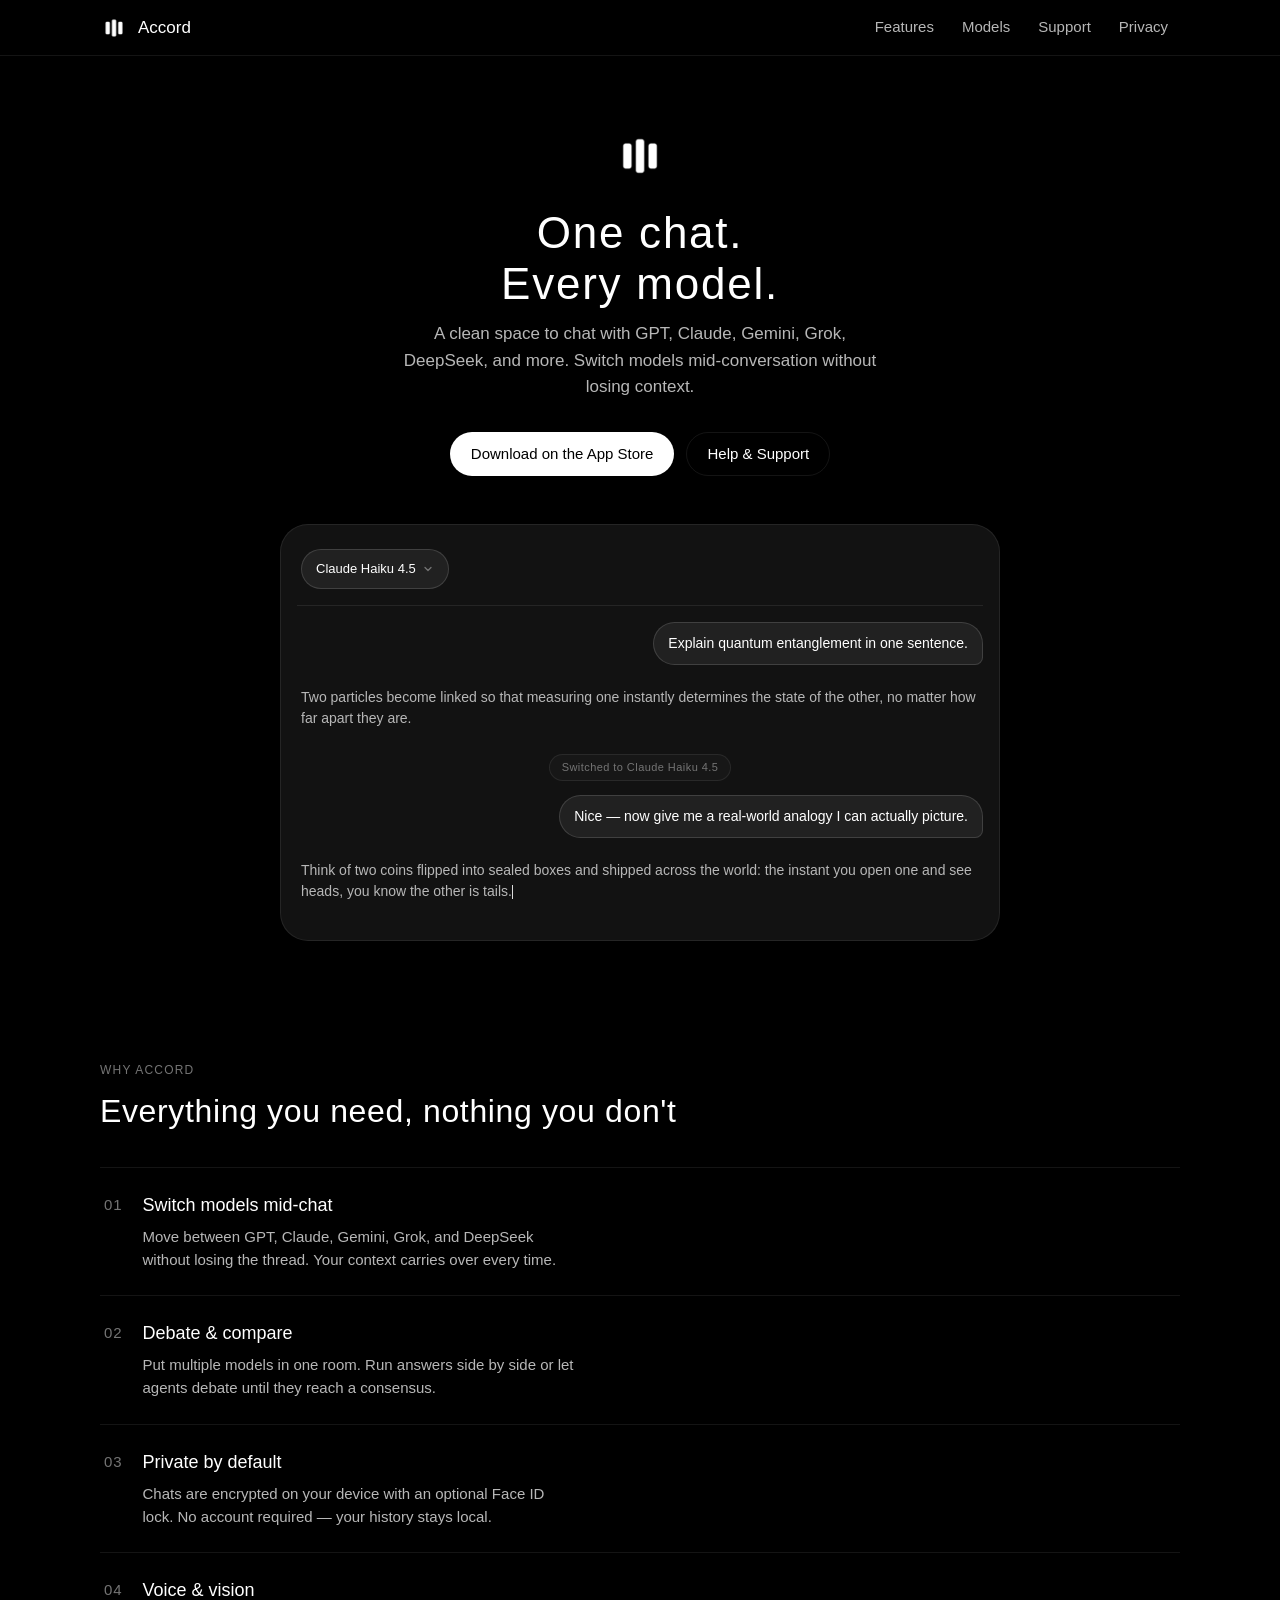
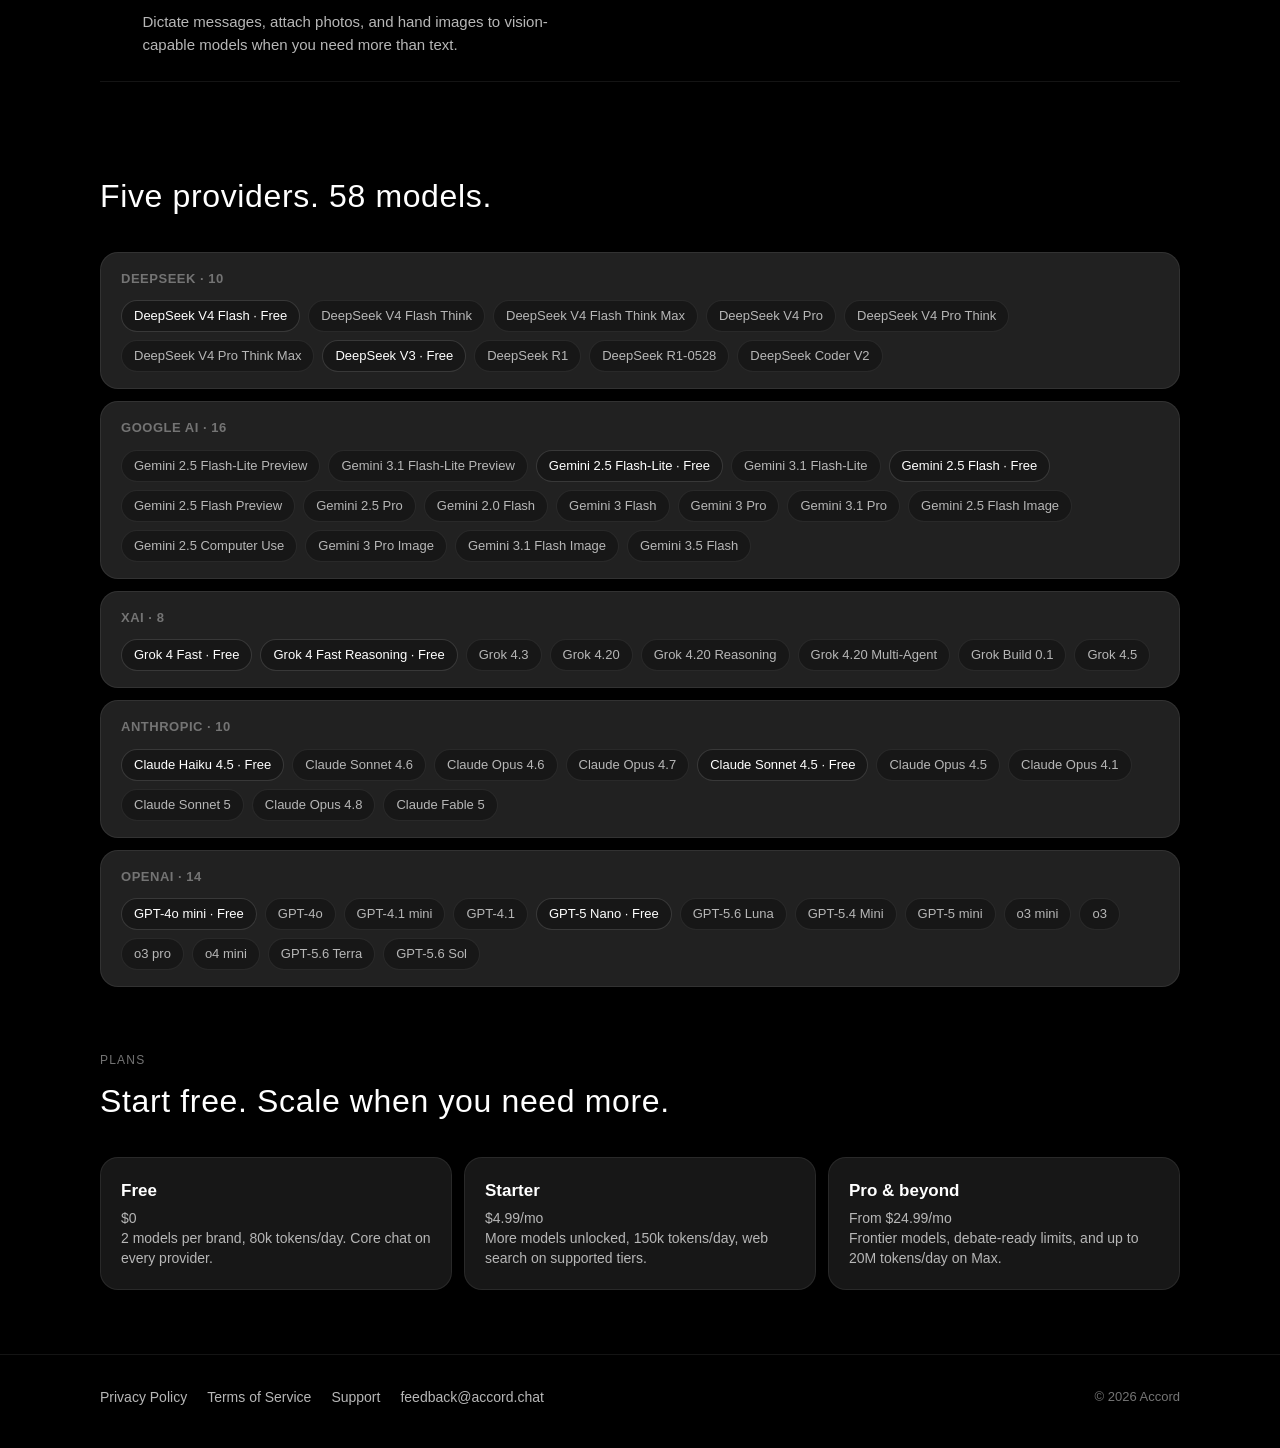
<file: index.html>
<!DOCTYPE html>
<html lang="en">
<head>
  <meta charset="UTF-8">
  <meta name="viewport" content="width=device-width, initial-scale=1.0">
  <meta name="description" content="Accord — a clean space to chat with the world's best AI models. GPT, Claude, Gemini, Grok, DeepSeek and more.">
  <meta name="theme-color" content="#000000">
  <title>Accord — Multi-Model AI Chat</title>
  <link rel="icon" href="logo.png" type="image/png">
  <link rel="stylesheet" href="styles.css">
</head>
<body>
  <div class="page">
    <header class="site-header">
      <div class="container site-header__inner">
        <a href="index.html" class="brand">
          <img src="logo.png" alt="" width="28" height="28">
          <span>Accord</span>
        </a>
        <button class="nav-toggle" type="button" aria-expanded="false" aria-controls="site-nav">
          <span></span>
          <span class="sr-only">Menu</span>
        </button>
        <nav id="site-nav" class="site-nav" aria-label="Main">
          <a href="#features">Features</a>
          <a href="#models">Models</a>
          <a href="support.html">Support</a>
          <a href="privacy.html">Privacy</a>
        </nav>
      </div>
    </header>

    <main>
      <section class="hero">
        <div class="container">
          <img class="hero__logo reveal" src="logo.png" alt="Accord" width="56" height="56">
          <h1 class="reveal">One chat.<br>Every model.</h1>
          <p class="hero__subtitle reveal">
            A clean space to chat with GPT, Claude, Gemini, Grok, DeepSeek, and more.
            Switch models mid-conversation without losing context.
          </p>
          <div class="hero__actions reveal">
            <!-- Replace href with your App Store URL when live -->
            <a class="btn btn--primary" href="#" id="app-store-link">Download on the App Store</a>
            <a class="btn btn--ghost" href="support.html">Help &amp; Support</a>
          </div>

          <div class="chat-preview reveal" aria-hidden="true">
            <div class="chat-preview__header">
              <span class="model-pill" id="demo-pill">
                <span id="demo-model">Claude Haiku 4.5</span>
                <svg width="12" height="12" viewBox="0 0 12 12" fill="none" aria-hidden="true">
                  <path d="M3 4.5 6 7.5 9 4.5" stroke="currentColor" stroke-width="1.3" stroke-linecap="round" stroke-linejoin="round"/>
                </svg>
              </span>
            </div>
            <div class="chat-thread">
              <div class="bubble bubble--user">Explain quantum entanglement in one sentence.</div>
              <div class="bubble bubble--ai">Two particles become linked so that measuring one instantly determines the state of the other, no matter how far apart they are.</div>
              <div class="chat-switch"><span>Switched to Claude Haiku 4.5</span></div>
              <div class="bubble bubble--user">Nice — now give me a real-world analogy I can actually picture.</div>
              <div class="bubble bubble--ai">Think of two coins flipped into sealed boxes and shipped across the world: the instant you open one and see heads, you know the other is tails.<span class="cursor"></span></div>
            </div>
          </div>
        </div>
      </section>

      <section class="section" id="features">
        <div class="container">
          <p class="section__label reveal">Why Accord</p>
          <h2 class="reveal">Everything you need, nothing you don't</h2>
          <ol class="feature-list">
            <li class="feature-item reveal">
              <span class="feature-item__num">01</span>
              <div class="feature-item__body">
                <h3>Switch models mid-chat</h3>
                <p>Move between GPT, Claude, Gemini, Grok, and DeepSeek without losing the thread. Your context carries over every time.</p>
              </div>
            </li>
            <li class="feature-item reveal">
              <span class="feature-item__num">02</span>
              <div class="feature-item__body">
                <h3>Debate &amp; compare</h3>
                <p>Put multiple models in one room. Run answers side by side or let agents debate until they reach a consensus.</p>
              </div>
            </li>
            <li class="feature-item reveal">
              <span class="feature-item__num">03</span>
              <div class="feature-item__body">
                <h3>Private by default</h3>
                <p>Chats are encrypted on your device with an optional Face ID lock. No account required — your history stays local.</p>
              </div>
            </li>
            <li class="feature-item reveal">
              <span class="feature-item__num">04</span>
              <div class="feature-item__body">
                <h3>Voice &amp; vision</h3>
                <p>Dictate messages, attach photos, and hand images to vision-capable models when you need more than text.</p>
              </div>
            </li>
          </ol>
        </div>
      </section>

      <section class="section" id="models" style="padding-top:0">
        <div class="container">
          <p class="section__label reveal">Models</p>
          <h2 class="reveal">Five providers. 58 models.</h2>
          <div class="brand-grid" id="brand-grid">

            <div class="brand-row card card--elevated">
              <span class="brand-row__name">DeepSeek · 10</span>
              <div class="brand-row__chips">
                <span class="chip chip--free">DeepSeek V4 Flash · Free</span>
                <span class="chip">DeepSeek V4 Flash Think</span>
                <span class="chip">DeepSeek V4 Flash Think Max</span>
                <span class="chip">DeepSeek V4 Pro</span>
                <span class="chip">DeepSeek V4 Pro Think</span>
                <span class="chip">DeepSeek V4 Pro Think Max</span>
                <span class="chip chip--free">DeepSeek V3 · Free</span>
                <span class="chip">DeepSeek R1</span>
                <span class="chip">DeepSeek R1-0528</span>
                <span class="chip">DeepSeek Coder V2</span>
              </div>
            </div>

            <div class="brand-row card card--elevated">
              <span class="brand-row__name">Google AI · 16</span>
              <div class="brand-row__chips">
                <span class="chip">Gemini 2.5 Flash-Lite Preview</span>
                <span class="chip">Gemini 3.1 Flash-Lite Preview</span>
                <span class="chip chip--free">Gemini 2.5 Flash-Lite · Free</span>
                <span class="chip">Gemini 3.1 Flash-Lite</span>
                <span class="chip chip--free">Gemini 2.5 Flash · Free</span>
                <span class="chip">Gemini 2.5 Flash Preview</span>
                <span class="chip">Gemini 2.5 Pro</span>
                <span class="chip">Gemini 2.0 Flash</span>
                <span class="chip">Gemini 3 Flash</span>
                <span class="chip">Gemini 3 Pro</span>
                <span class="chip">Gemini 3.1 Pro</span>
                <span class="chip">Gemini 2.5 Flash Image</span>
                <span class="chip">Gemini 2.5 Computer Use</span>
                <span class="chip">Gemini 3 Pro Image</span>
                <span class="chip">Gemini 3.1 Flash Image</span>
                <span class="chip">Gemini 3.5 Flash</span>
              </div>
            </div>

            <div class="brand-row card card--elevated">
              <span class="brand-row__name">xAI · 8</span>
              <div class="brand-row__chips">
                <span class="chip chip--free">Grok 4 Fast · Free</span>
                <span class="chip chip--free">Grok 4 Fast Reasoning · Free</span>
                <span class="chip">Grok 4.3</span>
                <span class="chip">Grok 4.20</span>
                <span class="chip">Grok 4.20 Reasoning</span>
                <span class="chip">Grok 4.20 Multi-Agent</span>
                <span class="chip">Grok Build 0.1</span>
                <span class="chip">Grok 4.5</span>
              </div>
            </div>

            <div class="brand-row card card--elevated">
              <span class="brand-row__name">Anthropic · 10</span>
              <div class="brand-row__chips">
                <span class="chip chip--free">Claude Haiku 4.5 · Free</span>
                <span class="chip">Claude Sonnet 4.6</span>
                <span class="chip">Claude Opus 4.6</span>
                <span class="chip">Claude Opus 4.7</span>
                <span class="chip chip--free">Claude Sonnet 4.5 · Free</span>
                <span class="chip">Claude Opus 4.5</span>
                <span class="chip">Claude Opus 4.1</span>
                <span class="chip">Claude Sonnet 5</span>
                <span class="chip">Claude Opus 4.8</span>
                <span class="chip">Claude Fable 5</span>
              </div>
            </div>

            <div class="brand-row card card--elevated">
              <span class="brand-row__name">OpenAI · 14</span>
              <div class="brand-row__chips">
                <span class="chip chip--free">GPT-4o mini · Free</span>
                <span class="chip">GPT-4o</span>
                <span class="chip">GPT-4.1 mini</span>
                <span class="chip">GPT-4.1</span>
                <span class="chip chip--free">GPT-5 Nano · Free</span>
                <span class="chip">GPT-5.6 Luna</span>
                <span class="chip">GPT-5.4 Mini</span>
                <span class="chip">GPT-5 mini</span>
                <span class="chip">o3 mini</span>
                <span class="chip">o3</span>
                <span class="chip">o3 pro</span>
                <span class="chip">o4 mini</span>
                <span class="chip">GPT-5.6 Terra</span>
                <span class="chip">GPT-5.6 Sol</span>
              </div>
            </div>

          </div>
        </div>
      </section>

      <section class="section" id="plans" style="padding-top:0">
        <div class="container">
          <p class="section__label reveal">Plans</p>
          <h2 class="reveal">Start free. Scale when you need more.</h2>
          <div class="tier-grid">
            <article class="tier-card card reveal">
              <h3>Free</h3>
              <p class="tier-card__price">$0</p>
              <p>2 models per brand, 80k tokens/day. Core chat on every provider.</p>
            </article>
            <article class="tier-card card reveal">
              <h3>Starter</h3>
              <p class="tier-card__price">$4.99/mo</p>
              <p>More models unlocked, 150k tokens/day, web search on supported tiers.</p>
            </article>
            <article class="tier-card card reveal">
              <h3>Pro &amp; beyond</h3>
              <p class="tier-card__price">From $24.99/mo</p>
              <p>Frontier models, debate-ready limits, and up to 20M tokens/day on Max.</p>
            </article>
          </div>
        </div>
      </section>
    </main>

    <footer class="site-footer">
      <div class="container site-footer__inner">
        <nav class="site-footer__links" aria-label="Legal">
          <a href="privacy.html">Privacy Policy</a>
          <a href="terms.html">Terms of Service</a>
          <a href="support.html">Support</a>
          <a href="mailto:feedback@accord.chat">feedback@accord.chat</a>
        </nav>
        <p class="site-footer__copy">&copy; <span id="year"></span> Accord</p>
      </div>
    </footer>
  </div>

  <script src="main.js"></script>
</body>
</html>
</file>
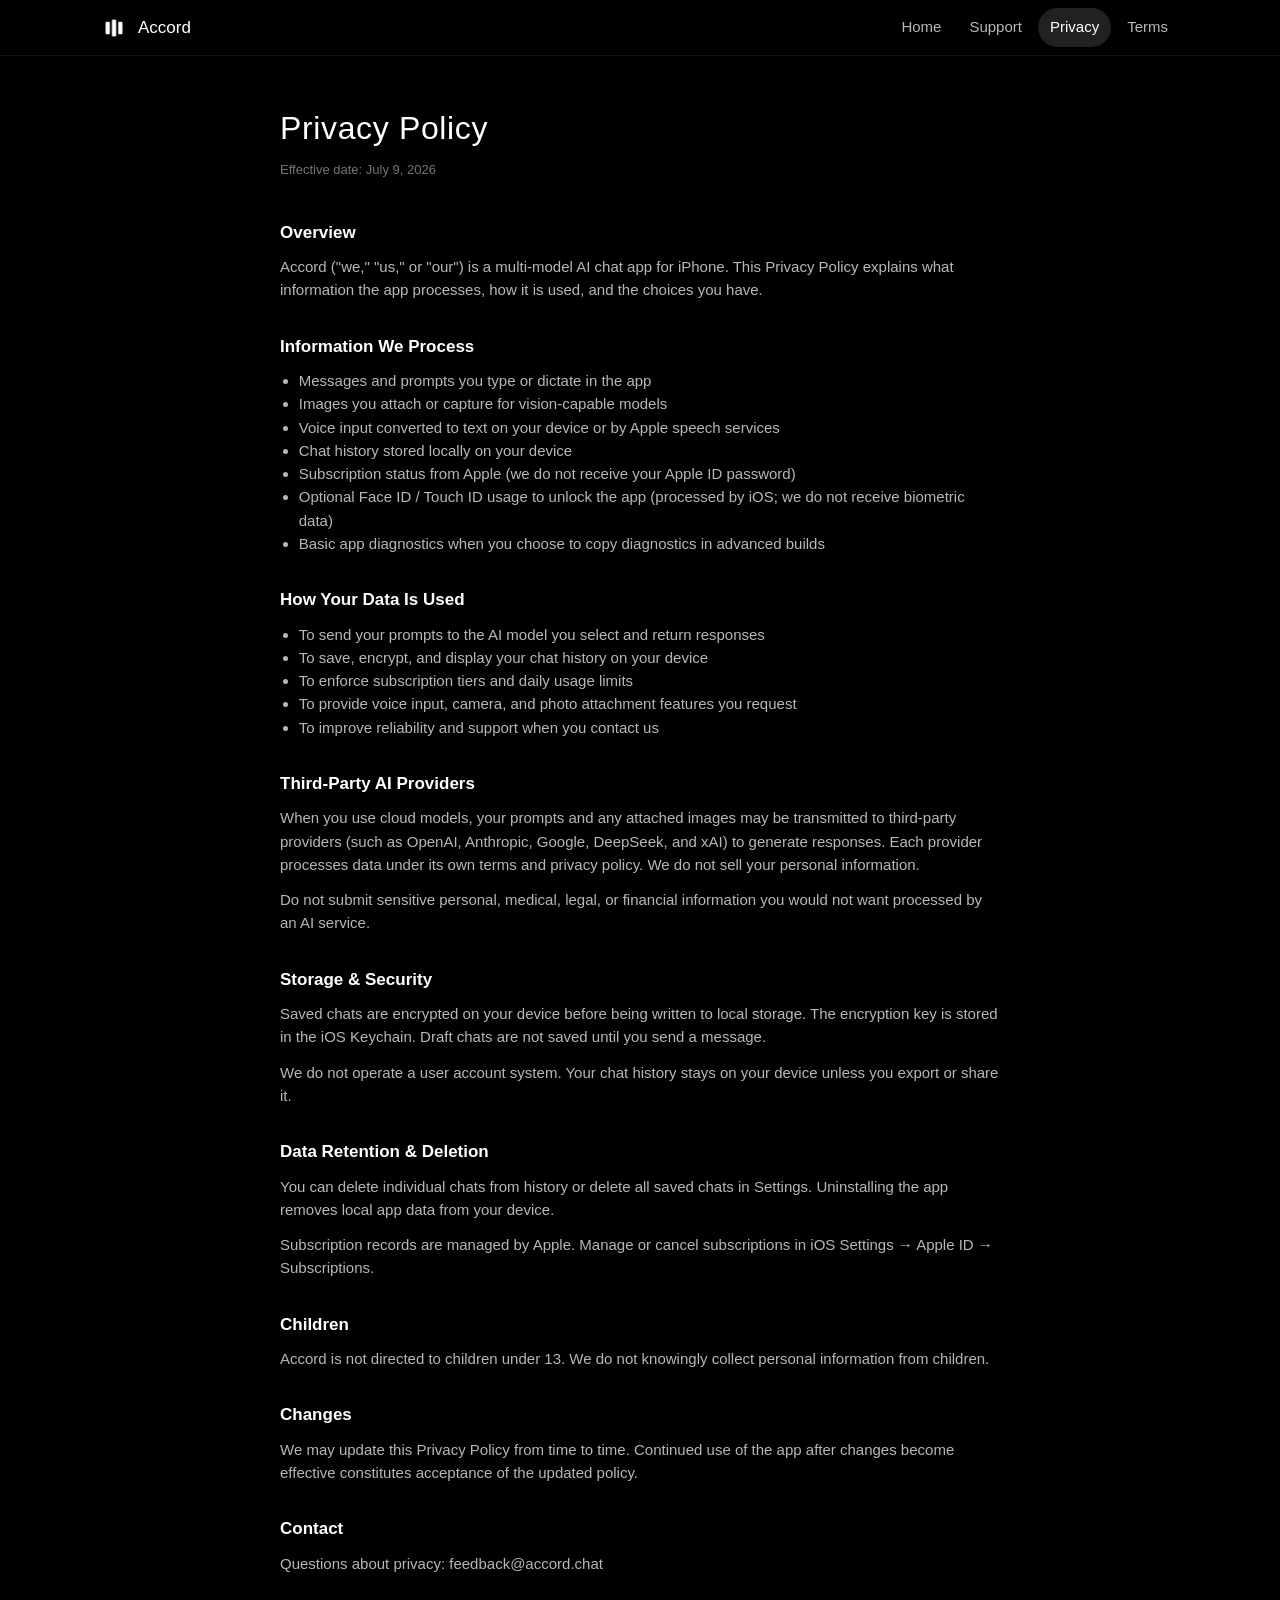
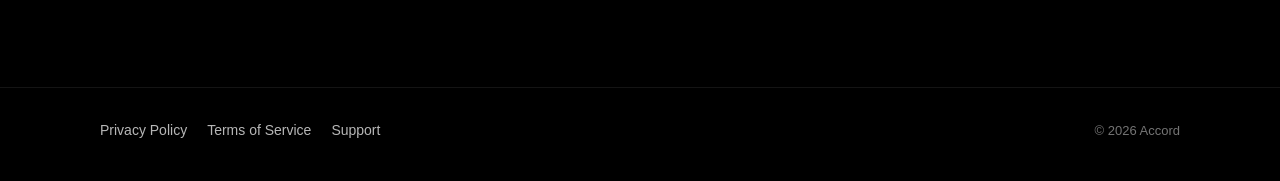
<file: privacy.html>
<!DOCTYPE html>
<html lang="en">
<head>
  <meta charset="UTF-8">
  <meta name="viewport" content="width=device-width, initial-scale=1.0">
  <meta name="description" content="Accord Privacy Policy">
  <meta name="theme-color" content="#000000">
  <title>Privacy Policy — Accord</title>
  <link rel="icon" href="logo.png" type="image/png">
  <link rel="stylesheet" href="styles.css">
</head>
<body>
  <div class="page">
    <header class="site-header">
      <div class="container site-header__inner">
        <a href="index.html" class="brand">
          <img src="logo.png" alt="" width="28" height="28">
          <span>Accord</span>
        </a>
        <button class="nav-toggle" type="button" aria-expanded="false" aria-controls="site-nav">
          <span></span>
          <span class="sr-only">Menu</span>
        </button>
        <nav id="site-nav" class="site-nav" aria-label="Main">
          <a href="index.html">Home</a>
          <a href="support.html">Support</a>
          <a href="privacy.html" class="is-active">Privacy</a>
          <a href="terms.html">Terms</a>
        </nav>
      </div>
    </header>

    <main class="legal-page">
      <div class="container container--narrow">
        <h1>Privacy Policy</h1>
        <p class="legal-page__meta">Effective date: July 9, 2026</p>

        <section class="legal-section">
          <h2>Overview</h2>
          <p>Accord ("we," "us," or "our") is a multi-model AI chat app for iPhone. This Privacy Policy explains what information the app processes, how it is used, and the choices you have.</p>
        </section>

        <section class="legal-section">
          <h2>Information We Process</h2>
          <ul>
            <li>Messages and prompts you type or dictate in the app</li>
            <li>Images you attach or capture for vision-capable models</li>
            <li>Voice input converted to text on your device or by Apple speech services</li>
            <li>Chat history stored locally on your device</li>
            <li>Subscription status from Apple (we do not receive your Apple ID password)</li>
            <li>Optional Face ID / Touch ID usage to unlock the app (processed by iOS; we do not receive biometric data)</li>
            <li>Basic app diagnostics when you choose to copy diagnostics in advanced builds</li>
          </ul>
        </section>

        <section class="legal-section">
          <h2>How Your Data Is Used</h2>
          <ul>
            <li>To send your prompts to the AI model you select and return responses</li>
            <li>To save, encrypt, and display your chat history on your device</li>
            <li>To enforce subscription tiers and daily usage limits</li>
            <li>To provide voice input, camera, and photo attachment features you request</li>
            <li>To improve reliability and support when you contact us</li>
          </ul>
        </section>

        <section class="legal-section">
          <h2>Third-Party AI Providers</h2>
          <p>When you use cloud models, your prompts and any attached images may be transmitted to third-party providers (such as OpenAI, Anthropic, Google, DeepSeek, and xAI) to generate responses. Each provider processes data under its own terms and privacy policy. We do not sell your personal information.</p>
          <p>Do not submit sensitive personal, medical, legal, or financial information you would not want processed by an AI service.</p>
        </section>

        <section class="legal-section">
          <h2>Storage &amp; Security</h2>
          <p>Saved chats are encrypted on your device before being written to local storage. The encryption key is stored in the iOS Keychain. Draft chats are not saved until you send a message.</p>
          <p>We do not operate a user account system. Your chat history stays on your device unless you export or share it.</p>
        </section>

        <section class="legal-section">
          <h2>Data Retention &amp; Deletion</h2>
          <p>You can delete individual chats from history or delete all saved chats in Settings. Uninstalling the app removes local app data from your device.</p>
          <p>Subscription records are managed by Apple. Manage or cancel subscriptions in iOS Settings → Apple ID → Subscriptions.</p>
        </section>

        <section class="legal-section">
          <h2>Children</h2>
          <p>Accord is not directed to children under 13. We do not knowingly collect personal information from children.</p>
        </section>

        <section class="legal-section">
          <h2>Changes</h2>
          <p>We may update this Privacy Policy from time to time. Continued use of the app after changes become effective constitutes acceptance of the updated policy.</p>
        </section>

        <section class="legal-section">
          <h2>Contact</h2>
          <p>Questions about privacy: <a href="mailto:feedback@accord.chat">feedback@accord.chat</a></p>
        </section>
      </div>
    </main>

    <footer class="site-footer">
      <div class="container site-footer__inner">
        <nav class="site-footer__links" aria-label="Legal">
          <a href="privacy.html">Privacy Policy</a>
          <a href="terms.html">Terms of Service</a>
          <a href="support.html">Support</a>
        </nav>
        <p class="site-footer__copy">&copy; <span id="year"></span> Accord</p>
      </div>
    </footer>
  </div>

  <script src="main.js"></script>
</body>
</html>
</file>
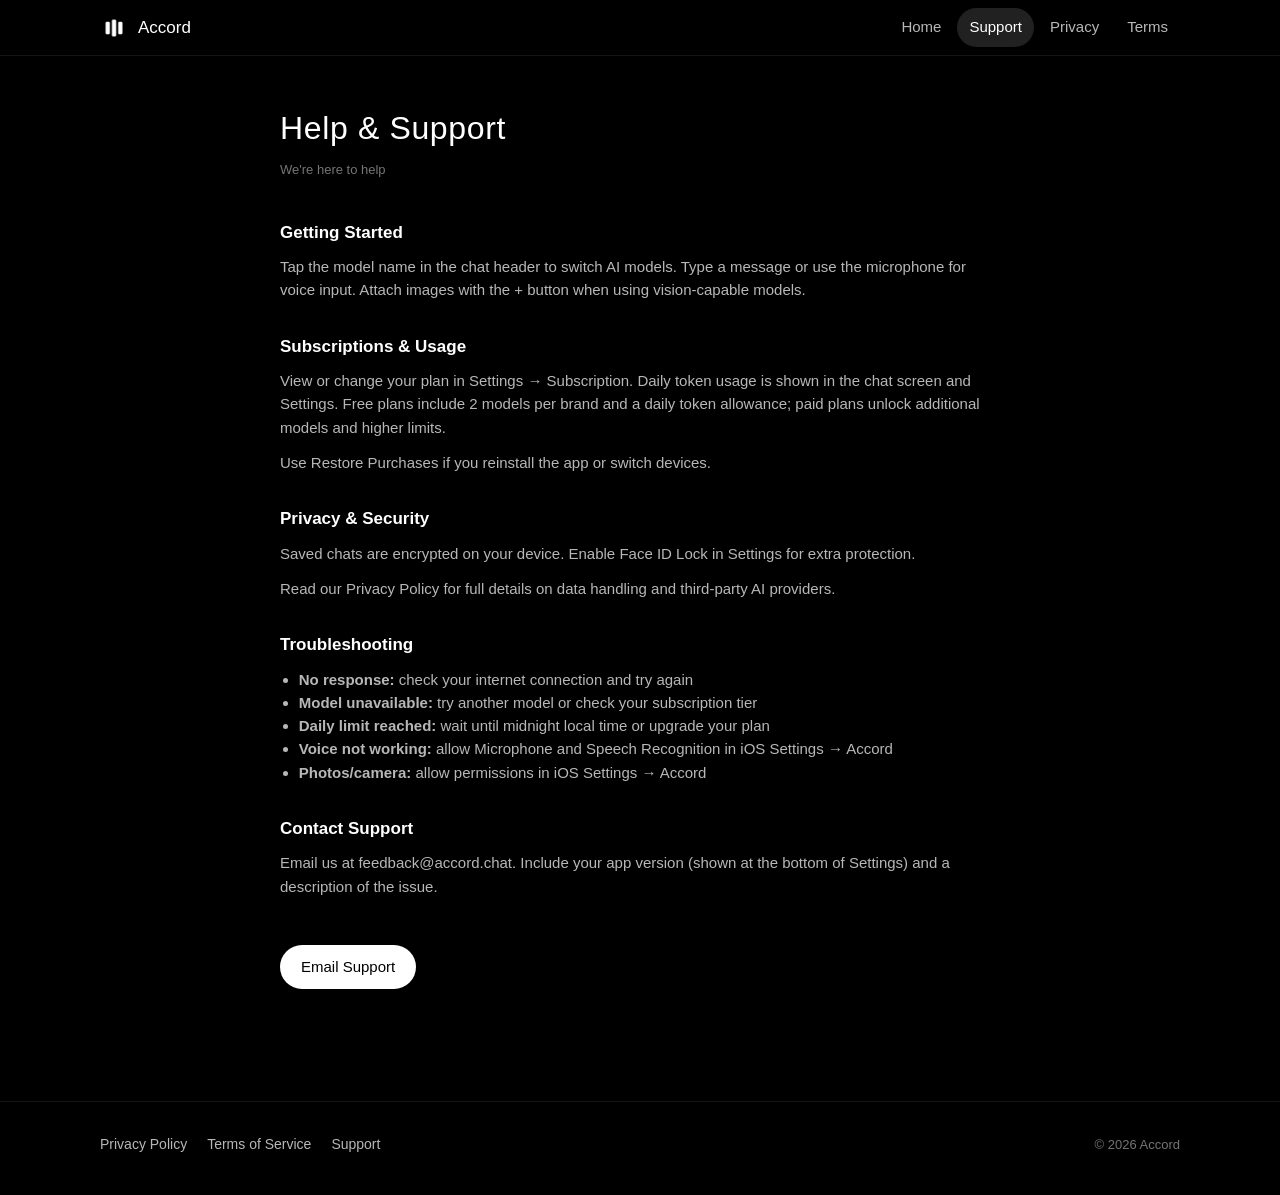
<file: support.html>
<!DOCTYPE html>
<html lang="en">
<head>
  <meta charset="UTF-8">
  <meta name="viewport" content="width=device-width, initial-scale=1.0">
  <meta name="description" content="Accord Help & Support">
  <meta name="theme-color" content="#000000">
  <title>Help &amp; Support — Accord</title>
  <link rel="icon" href="logo.png" type="image/png">
  <link rel="stylesheet" href="styles.css">
</head>
<body>
  <div class="page">
    <header class="site-header">
      <div class="container site-header__inner">
        <a href="index.html" class="brand">
          <img src="logo.png" alt="" width="28" height="28">
          <span>Accord</span>
        </a>
        <button class="nav-toggle" type="button" aria-expanded="false" aria-controls="site-nav">
          <span></span>
          <span class="sr-only">Menu</span>
        </button>
        <nav id="site-nav" class="site-nav" aria-label="Main">
          <a href="index.html">Home</a>
          <a href="support.html" class="is-active">Support</a>
          <a href="privacy.html">Privacy</a>
          <a href="terms.html">Terms</a>
        </nav>
      </div>
    </header>

    <main class="legal-page">
      <div class="container container--narrow">
        <h1>Help &amp; Support</h1>
        <p class="legal-page__meta">We're here to help</p>

        <section class="legal-section">
          <h2>Getting Started</h2>
          <p>Tap the model name in the chat header to switch AI models. Type a message or use the microphone for voice input. Attach images with the + button when using vision-capable models.</p>
        </section>

        <section class="legal-section">
          <h2>Subscriptions &amp; Usage</h2>
          <p>View or change your plan in Settings → Subscription. Daily token usage is shown in the chat screen and Settings. Free plans include 2 models per brand and a daily token allowance; paid plans unlock additional models and higher limits.</p>
          <p>Use Restore Purchases if you reinstall the app or switch devices.</p>
        </section>

        <section class="legal-section">
          <h2>Privacy &amp; Security</h2>
          <p>Saved chats are encrypted on your device. Enable Face ID Lock in Settings for extra protection.</p>
          <p>Read our <a href="privacy.html">Privacy Policy</a> for full details on data handling and third-party AI providers.</p>
        </section>

        <section class="legal-section">
          <h2>Troubleshooting</h2>
          <ul>
            <li><strong>No response:</strong> check your internet connection and try again</li>
            <li><strong>Model unavailable:</strong> try another model or check your subscription tier</li>
            <li><strong>Daily limit reached:</strong> wait until midnight local time or upgrade your plan</li>
            <li><strong>Voice not working:</strong> allow Microphone and Speech Recognition in iOS Settings → Accord</li>
            <li><strong>Photos/camera:</strong> allow permissions in iOS Settings → Accord</li>
          </ul>
        </section>

        <section class="legal-section">
          <h2>Contact Support</h2>
          <p>Email us at <a href="mailto:feedback@accord.chat">feedback@accord.chat</a>. Include your app version (shown at the bottom of Settings) and a description of the issue.</p>
          <p style="margin-top:24px">
            <a class="btn btn--primary" href="mailto:feedback@accord.chat?subject=Accord%20Support">Email Support</a>
          </p>
        </section>
      </div>
    </main>

    <footer class="site-footer">
      <div class="container site-footer__inner">
        <nav class="site-footer__links" aria-label="Legal">
          <a href="privacy.html">Privacy Policy</a>
          <a href="terms.html">Terms of Service</a>
          <a href="support.html">Support</a>
        </nav>
        <p class="site-footer__copy">&copy; <span id="year"></span> Accord</p>
      </div>
    </footer>
  </div>

  <script src="main.js"></script>
</body>
</html>
</file>
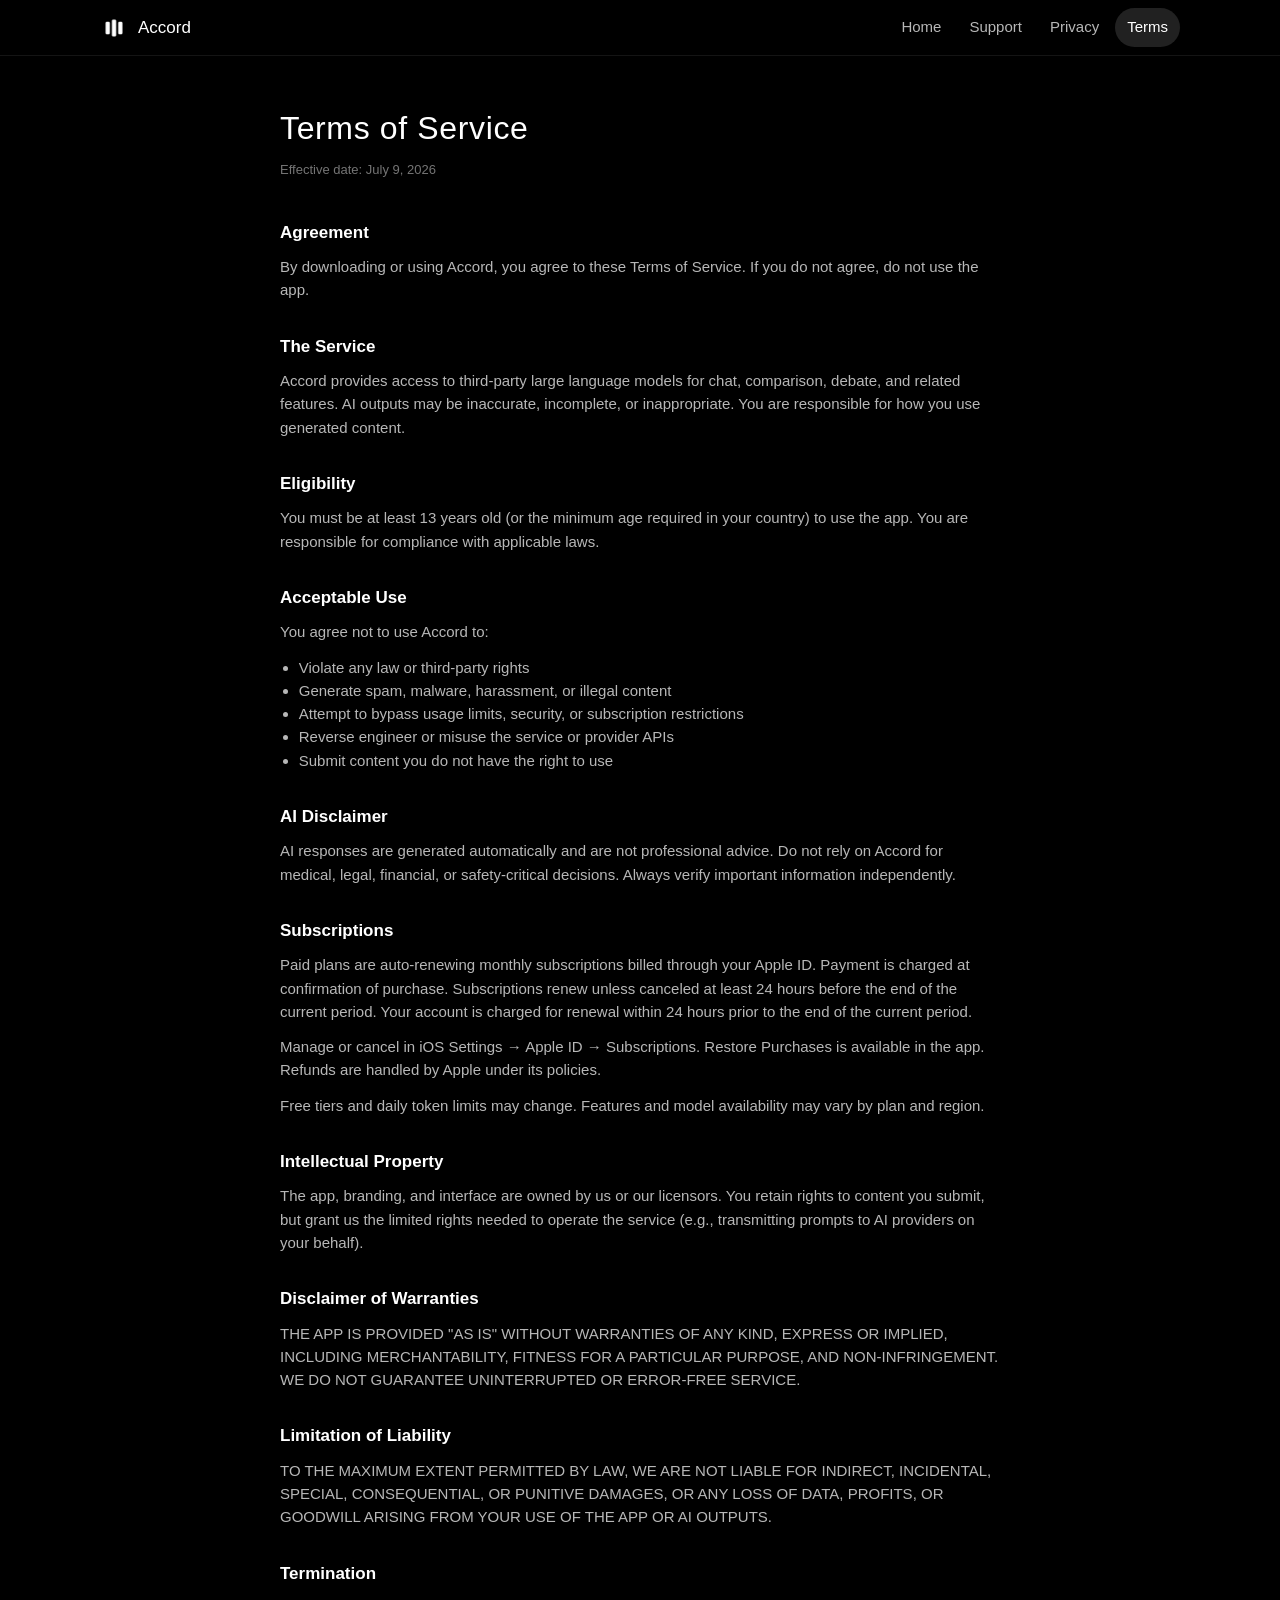
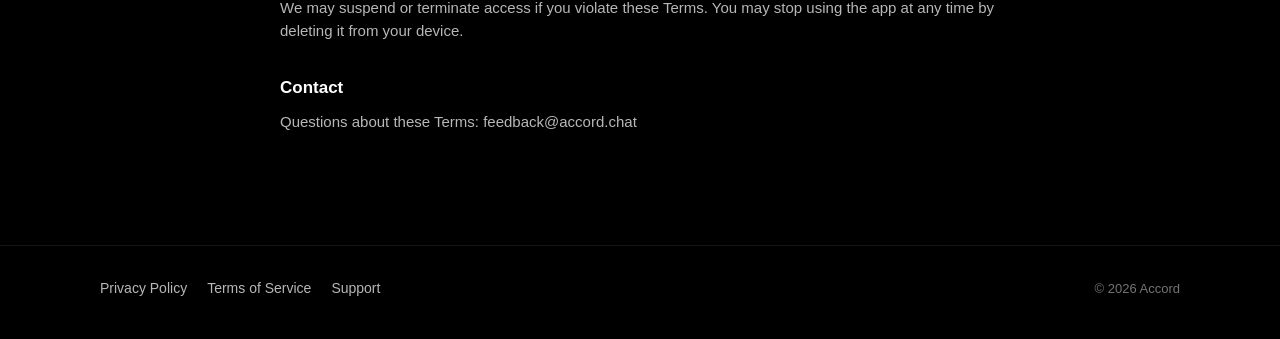
<file: terms.html>
<!DOCTYPE html>
<html lang="en">
<head>
  <meta charset="UTF-8">
  <meta name="viewport" content="width=device-width, initial-scale=1.0">
  <meta name="description" content="Accord Terms of Service">
  <meta name="theme-color" content="#000000">
  <title>Terms of Service — Accord</title>
  <link rel="icon" href="logo.png" type="image/png">
  <link rel="stylesheet" href="styles.css">
</head>
<body>
  <div class="page">
    <header class="site-header">
      <div class="container site-header__inner">
        <a href="index.html" class="brand">
          <img src="logo.png" alt="" width="28" height="28">
          <span>Accord</span>
        </a>
        <button class="nav-toggle" type="button" aria-expanded="false" aria-controls="site-nav">
          <span></span>
          <span class="sr-only">Menu</span>
        </button>
        <nav id="site-nav" class="site-nav" aria-label="Main">
          <a href="index.html">Home</a>
          <a href="support.html">Support</a>
          <a href="privacy.html">Privacy</a>
          <a href="terms.html" class="is-active">Terms</a>
        </nav>
      </div>
    </header>

    <main class="legal-page">
      <div class="container container--narrow">
        <h1>Terms of Service</h1>
        <p class="legal-page__meta">Effective date: July 9, 2026</p>

        <section class="legal-section">
          <h2>Agreement</h2>
          <p>By downloading or using Accord, you agree to these Terms of Service. If you do not agree, do not use the app.</p>
        </section>

        <section class="legal-section">
          <h2>The Service</h2>
          <p>Accord provides access to third-party large language models for chat, comparison, debate, and related features. AI outputs may be inaccurate, incomplete, or inappropriate. You are responsible for how you use generated content.</p>
        </section>

        <section class="legal-section">
          <h2>Eligibility</h2>
          <p>You must be at least 13 years old (or the minimum age required in your country) to use the app. You are responsible for compliance with applicable laws.</p>
        </section>

        <section class="legal-section">
          <h2>Acceptable Use</h2>
          <p>You agree not to use Accord to:</p>
          <ul>
            <li>Violate any law or third-party rights</li>
            <li>Generate spam, malware, harassment, or illegal content</li>
            <li>Attempt to bypass usage limits, security, or subscription restrictions</li>
            <li>Reverse engineer or misuse the service or provider APIs</li>
            <li>Submit content you do not have the right to use</li>
          </ul>
        </section>

        <section class="legal-section">
          <h2>AI Disclaimer</h2>
          <p>AI responses are generated automatically and are not professional advice. Do not rely on Accord for medical, legal, financial, or safety-critical decisions. Always verify important information independently.</p>
        </section>

        <section class="legal-section">
          <h2>Subscriptions</h2>
          <p>Paid plans are auto-renewing monthly subscriptions billed through your Apple ID. Payment is charged at confirmation of purchase. Subscriptions renew unless canceled at least 24 hours before the end of the current period. Your account is charged for renewal within 24 hours prior to the end of the current period.</p>
          <p>Manage or cancel in iOS Settings → Apple ID → Subscriptions. Restore Purchases is available in the app. Refunds are handled by Apple under its policies.</p>
          <p>Free tiers and daily token limits may change. Features and model availability may vary by plan and region.</p>
        </section>

        <section class="legal-section">
          <h2>Intellectual Property</h2>
          <p>The app, branding, and interface are owned by us or our licensors. You retain rights to content you submit, but grant us the limited rights needed to operate the service (e.g., transmitting prompts to AI providers on your behalf).</p>
        </section>

        <section class="legal-section">
          <h2>Disclaimer of Warranties</h2>
          <p>THE APP IS PROVIDED "AS IS" WITHOUT WARRANTIES OF ANY KIND, EXPRESS OR IMPLIED, INCLUDING MERCHANTABILITY, FITNESS FOR A PARTICULAR PURPOSE, AND NON-INFRINGEMENT. WE DO NOT GUARANTEE UNINTERRUPTED OR ERROR-FREE SERVICE.</p>
        </section>

        <section class="legal-section">
          <h2>Limitation of Liability</h2>
          <p>TO THE MAXIMUM EXTENT PERMITTED BY LAW, WE ARE NOT LIABLE FOR INDIRECT, INCIDENTAL, SPECIAL, CONSEQUENTIAL, OR PUNITIVE DAMAGES, OR ANY LOSS OF DATA, PROFITS, OR GOODWILL ARISING FROM YOUR USE OF THE APP OR AI OUTPUTS.</p>
        </section>

        <section class="legal-section">
          <h2>Termination</h2>
          <p>We may suspend or terminate access if you violate these Terms. You may stop using the app at any time by deleting it from your device.</p>
        </section>

        <section class="legal-section">
          <h2>Contact</h2>
          <p>Questions about these Terms: <a href="mailto:feedback@accord.chat">feedback@accord.chat</a></p>
        </section>
      </div>
    </main>

    <footer class="site-footer">
      <div class="container site-footer__inner">
        <nav class="site-footer__links" aria-label="Legal">
          <a href="privacy.html">Privacy Policy</a>
          <a href="terms.html">Terms of Service</a>
          <a href="support.html">Support</a>
        </nav>
        <p class="site-footer__copy">&copy; <span id="year"></span> Accord</p>
      </div>
    </footer>
  </div>

  <script src="main.js"></script>
</body>
</html>
</file>
<file: styles.css>
/* Accord — matches AppTheme.swift surface system */

:root {
  --bg: #000000;
  --surface: #171717;
  --surface-elevated: #212121;
  --composer: #1a1a1a;
  --menu-dimmed: #121212;

  --text-primary: #ffffff;
  --text-secondary: #b7b7b7;
  --text-tertiary: #747474;
  --placeholder: #8c8c8c;
  --selection-blue: rgba(138, 180, 248, 0.72);
  --save-green: #34c759;

  --border: rgba(255, 255, 255, 0.18);
  --glass-border: rgba(255, 255, 255, 0.14);
  --divider: rgba(255, 255, 255, 0.1);
  --hairline: rgba(255, 255, 255, 0.08);

  --radius-sm: 18px;
  --radius-md: 22px;
  --radius-lg: 28px;
  --radius-pill: 999px;
  --radius-composer: 30px;

  --grid: 8px;
  --max-width: 720px;
  --page-width: 1080px;

  --font: -apple-system, BlinkMacSystemFont, "SF Pro Text", "Segoe UI", Roboto, Helvetica, Arial, sans-serif;
  --font-display: -apple-system, BlinkMacSystemFont, "SF Pro Display", "Segoe UI", Roboto, Helvetica, Arial, sans-serif;
  --font-rounded: -apple-system, BlinkMacSystemFont, "SF Pro Rounded", "SF Pro Text", sans-serif;

  --ease: cubic-bezier(0.25, 0.1, 0.25, 1);
  --duration: 0.2s;
}

*,
*::before,
*::after {
  box-sizing: border-box;
}

html {
  scroll-behavior: smooth;
  -webkit-text-size-adjust: 100%;
}

body {
  margin: 0;
  font-family: var(--font);
  font-size: 17px;
  line-height: 1.5;
  color: var(--text-primary);
  background: var(--bg);
  -webkit-font-smoothing: antialiased;
}

img {
  max-width: 100%;
  height: auto;
  display: block;
}

a {
  color: var(--text-secondary);
  text-decoration: none;
  transition: color var(--duration) var(--ease);
}

a:hover {
  color: var(--text-primary);
}

.sr-only {
  position: absolute;
  width: 1px;
  height: 1px;
  padding: 0;
  margin: -1px;
  overflow: hidden;
  clip: rect(0, 0, 0, 0);
  white-space: nowrap;
  border: 0;
}

/* Layout */

.page {
  min-height: 100vh;
  display: flex;
  flex-direction: column;
}

.container {
  width: min(100% - 32px, var(--page-width));
  margin-inline: auto;
}

.container--narrow {
  width: min(100% - 32px, var(--max-width));
  margin-inline: auto;
}

/* Glass surfaces */

.glass {
  background: linear-gradient(
    180deg,
    rgba(255, 255, 255, 0.06) 0%,
    rgba(255, 255, 255, 0.02) 100%
  );
  border: 1px solid var(--glass-border);
  backdrop-filter: blur(20px);
  -webkit-backdrop-filter: blur(20px);
}

.card {
  background: var(--surface);
  border: 1px solid var(--hairline);
  border-radius: var(--radius-sm);
}

.card--elevated {
  background: var(--surface-elevated);
}

.hairline {
  height: 1px;
  background: var(--hairline);
  border: none;
  margin: 0;
}

/* Header */

.site-header {
  position: sticky;
  top: 0;
  z-index: 100;
  height: 56px;
  background: var(--bg);
  border-bottom: 1px solid var(--hairline);
}

.site-header__inner {
  height: 100%;
  display: flex;
  align-items: center;
  justify-content: space-between;
  gap: 16px;
}

.brand {
  display: flex;
  align-items: center;
  gap: 10px;
  color: var(--text-primary);
  font-weight: 400;
  font-size: 17px;
}

.brand img {
  width: 28px;
  height: 28px;
  border-radius: 8px;
}

.site-nav {
  display: flex;
  align-items: center;
  gap: 4px;
}

.site-nav a {
  font-size: 15px;
  padding: 8px 12px;
  border-radius: var(--radius-pill);
}

.site-nav a.is-active {
  color: var(--text-primary);
  background: var(--surface-elevated);
}

.nav-toggle {
  display: none;
  width: 44px;
  height: 44px;
  border: none;
  border-radius: 50%;
  background: var(--surface-elevated);
  color: var(--text-primary);
  cursor: pointer;
  align-items: center;
  justify-content: center;
}

.nav-toggle span {
  display: block;
  width: 16px;
  height: 1.5px;
  background: currentColor;
  position: relative;
}

.nav-toggle span::before,
.nav-toggle span::after {
  content: "";
  position: absolute;
  left: 0;
  width: 100%;
  height: 1.5px;
  background: currentColor;
}

.nav-toggle span::before { top: -5px; }
.nav-toggle span::after { top: 5px; }

/* Buttons */

.btn {
  display: inline-flex;
  align-items: center;
  justify-content: center;
  gap: 8px;
  min-height: 44px;
  padding: 0 20px;
  font-family: var(--font);
  font-size: 15px;
  font-weight: 500;
  color: var(--text-primary);
  background: var(--surface-elevated);
  border: 1px solid var(--glass-border);
  border-radius: var(--radius-pill);
  cursor: pointer;
  transition: transform var(--duration) var(--ease), opacity var(--duration) var(--ease);
}

.btn:hover {
  color: var(--text-primary);
  transform: scale(0.98);
}

.btn--primary {
  background: var(--text-primary);
  color: var(--bg);
  border-color: transparent;
}

.btn--primary:hover {
  color: var(--bg);
  opacity: 0.92;
}

.btn--ghost {
  background: transparent;
  border-color: var(--hairline);
}

/* Hero */

.hero {
  padding: 72px 0 56px;
  text-align: center;
}

.hero__logo {
  width: 56px;
  height: 56px;
  margin: 0 auto 24px;
  border-radius: 14px;
  box-shadow: 0 24px 48px rgba(0, 0, 0, 0.45);
}

.hero h1 {
  margin: 0 0 12px;
  font-family: var(--font-display);
  font-size: clamp(2rem, 5vw, 2.75rem);
  font-weight: 400;
  letter-spacing: 0.04em;
  line-height: 1.15;
}

.hero__subtitle {
  margin: 0 auto 32px;
  max-width: 28em;
  font-size: 17px;
  color: var(--text-secondary);
  line-height: 1.55;
}

.hero__actions {
  display: flex;
  flex-wrap: wrap;
  gap: 12px;
  justify-content: center;
  margin-bottom: 48px;
}

/* Chat preview mock */

.chat-preview {
  max-width: var(--max-width);
  margin: 0 auto;
  padding: 16px;
  border-radius: var(--radius-lg);
  background: var(--menu-dimmed);
  border: 1px solid var(--hairline);
  text-align: left;
}

.chat-preview__header {
  display: flex;
  align-items: center;
  justify-content: space-between;
  padding: 8px 4px 16px;
  border-bottom: 1px solid var(--hairline);
  margin-bottom: 16px;
}

.model-pill {
  display: inline-flex;
  align-items: center;
  gap: 6px;
  height: 40px;
  padding: 0 14px;
  font-size: 13px;
  font-weight: 500;
  color: var(--text-primary);
  background: var(--surface-elevated);
  border: 1px solid var(--glass-border);
  border-radius: var(--radius-pill);
}

.model-pill svg {
  color: var(--text-tertiary);
}

.chat-thread {
  display: flex;
  flex-direction: column;
}

.bubble {
  max-width: 82%;
  width: fit-content;
  padding: 10px 14px;
  margin-bottom: 12px;
  font-size: 14px;
  line-height: 1.5;
  overflow-wrap: break-word;
  word-break: break-word;
  hyphens: auto;
}

.bubble--user {
  align-self: flex-end;
  background: var(--surface-elevated);
  border: 1px solid var(--glass-border);
  border-radius: 22px 22px 8px 22px;
  color: var(--text-primary);
}

.bubble--ai {
  align-self: flex-start;
  max-width: 100%;
  color: var(--text-secondary);
  padding-left: 4px;
  padding-right: 4px;
}

.chat-switch {
  align-self: center;
  margin: 2px 0 14px;
}

.chat-switch span {
  display: inline-block;
  padding: 4px 12px;
  font-size: 11px;
  letter-spacing: 0.04em;
  color: var(--text-tertiary);
  background: var(--surface);
  border: 1px solid var(--hairline);
  border-radius: var(--radius-pill);
}

.bubble--ai .cursor {
  display: inline-block;
  width: 1px;
  height: 1em;
  background: rgba(255, 255, 255, 0.85);
  vertical-align: text-bottom;
  animation: blink 1.06s ease-in-out infinite;
}

@keyframes blink {
  0%, 45% { opacity: 1; }
  50%, 100% { opacity: 0.12; }
}

/* Sections */

.section {
  padding: 64px 0;
}

.section__label {
  margin: 0 0 8px;
  font-size: 12px;
  font-weight: 400;
  letter-spacing: 1.2px;
  text-transform: uppercase;
  color: var(--text-tertiary);
}

.section h2 {
  margin: 0 0 32px;
  font-family: var(--font-display);
  font-size: clamp(1.5rem, 3vw, 2rem);
  font-weight: 400;
  letter-spacing: 0.02em;
}

.feature-list {
  list-style: none;
  margin: 0;
  padding: 0;
  border-top: 1px solid var(--hairline);
}

.feature-item {
  display: flex;
  align-items: flex-start;
  gap: 20px;
  padding: 24px 4px;
  border-bottom: 1px solid var(--hairline);
  transition: padding-left var(--duration) var(--ease);
}

.feature-item:hover {
  padding-left: 12px;
}

.feature-item__num {
  flex-shrink: 0;
  font-family: var(--font-display);
  font-size: 15px;
  font-weight: 500;
  color: var(--text-tertiary);
  padding-top: 2px;
  letter-spacing: 0.06em;
}

.feature-item__body h3 {
  margin: 0 0 6px;
  font-size: 18px;
  font-weight: 500;
}

.feature-item__body p {
  margin: 0;
  font-size: 15px;
  color: var(--text-secondary);
  line-height: 1.55;
  max-width: 52ch;
}

/* Models */

.brand-grid {
  display: grid;
  gap: 12px;
}

.brand-row {
  display: flex;
  flex-wrap: wrap;
  align-items: flex-start;
  gap: 10px 12px;
  padding: 16px 20px;
  border-radius: var(--radius-sm);
}

.brand-row__name {
  flex: 0 0 100%;
  font-size: 13px;
  font-weight: 600;
  letter-spacing: 0.04em;
  color: var(--text-tertiary);
  text-transform: uppercase;
  margin-bottom: 2px;
}

.brand-row__chips {
  display: flex;
  flex-wrap: wrap;
  gap: 8px;
  flex: 1;
  min-width: 0;
}

.chip {
  display: inline-flex;
  align-items: center;
  height: 32px;
  padding: 0 12px;
  font-size: 13px;
  color: var(--text-secondary);
  background: var(--surface);
  border: 1px solid var(--hairline);
  border-radius: var(--radius-pill);
  transition: border-color var(--duration) var(--ease), color var(--duration) var(--ease);
}

.chip--free {
  color: var(--text-primary);
  border-color: var(--glass-border);
}

.brand-row:hover .chip {
  border-color: var(--glass-border);
}

/* Tiers */

.tier-grid {
  display: grid;
  grid-template-columns: repeat(auto-fit, minmax(200px, 1fr));
  gap: 12px;
}

.tier-card {
  padding: 20px;
}

.tier-card h3 {
  margin: 0 0 4px;
  font-size: 17px;
}

.tier-card__price {
  margin: 0 0 12px;
  font-size: 13px;
  color: var(--text-tertiary);
}

.tier-card p {
  margin: 0;
  font-size: 14px;
  color: var(--text-secondary);
  line-height: 1.45;
}

/* Legal pages */

.legal-page {
  padding: 48px 0 80px;
}

.legal-page h1 {
  margin: 0 0 8px;
  font-family: var(--font-display);
  font-size: 2rem;
  font-weight: 400;
  letter-spacing: 0.02em;
}

.legal-page__meta {
  margin: 0 0 40px;
  font-size: 13px;
  color: var(--text-tertiary);
}

.legal-section {
  margin-bottom: 32px;
}

.legal-section h2 {
  margin: 0 0 10px;
  font-size: 17px;
  font-weight: 600;
}

.legal-section p {
  margin: 0 0 12px;
  font-size: 15px;
  color: var(--text-secondary);
  line-height: 1.55;
  white-space: pre-line;
}

.legal-section ul {
  margin: 0 0 12px;
  padding-left: 1.25em;
  font-size: 15px;
  color: var(--text-secondary);
  line-height: 1.55;
}

/* Footer */

.site-footer {
  margin-top: auto;
  padding: 32px 0 40px;
  border-top: 1px solid var(--hairline);
}

.site-footer__inner {
  display: flex;
  flex-wrap: wrap;
  align-items: center;
  justify-content: space-between;
  gap: 16px;
}

.site-footer__links {
  display: flex;
  flex-wrap: wrap;
  gap: 8px 20px;
}

.site-footer__links a {
  font-size: 14px;
}

.site-footer__copy {
  margin: 0;
  font-size: 13px;
  color: var(--text-tertiary);
}

/* Reveal animation */

.reveal {
  opacity: 0;
  transform: translateY(16px);
  transition: opacity 0.5s var(--ease), transform 0.5s var(--ease);
}

.reveal.is-visible {
  opacity: 1;
  transform: none;
}

/* Mobile */

@media (max-width: 720px) {
  .nav-toggle {
    display: inline-flex;
  }

  .site-nav {
    display: none;
    position: absolute;
    top: 56px;
    left: 0;
    right: 0;
    flex-direction: column;
    align-items: stretch;
    padding: 12px 16px 16px;
    background: var(--bg);
    border-bottom: 1px solid var(--hairline);
  }

  .site-nav.is-open {
    display: flex;
  }

  .site-nav a {
    padding: 12px 16px;
  }

  .hero {
    padding-top: 48px;
  }

  .brand-row__name {
    width: 100%;
    margin-bottom: 4px;
  }
}

@media (prefers-reduced-motion: reduce) {
  html { scroll-behavior: auto; }
  .reveal { opacity: 1; transform: none; transition: none; }
  .bubble--ai .cursor { animation: none; }
}
</file>
